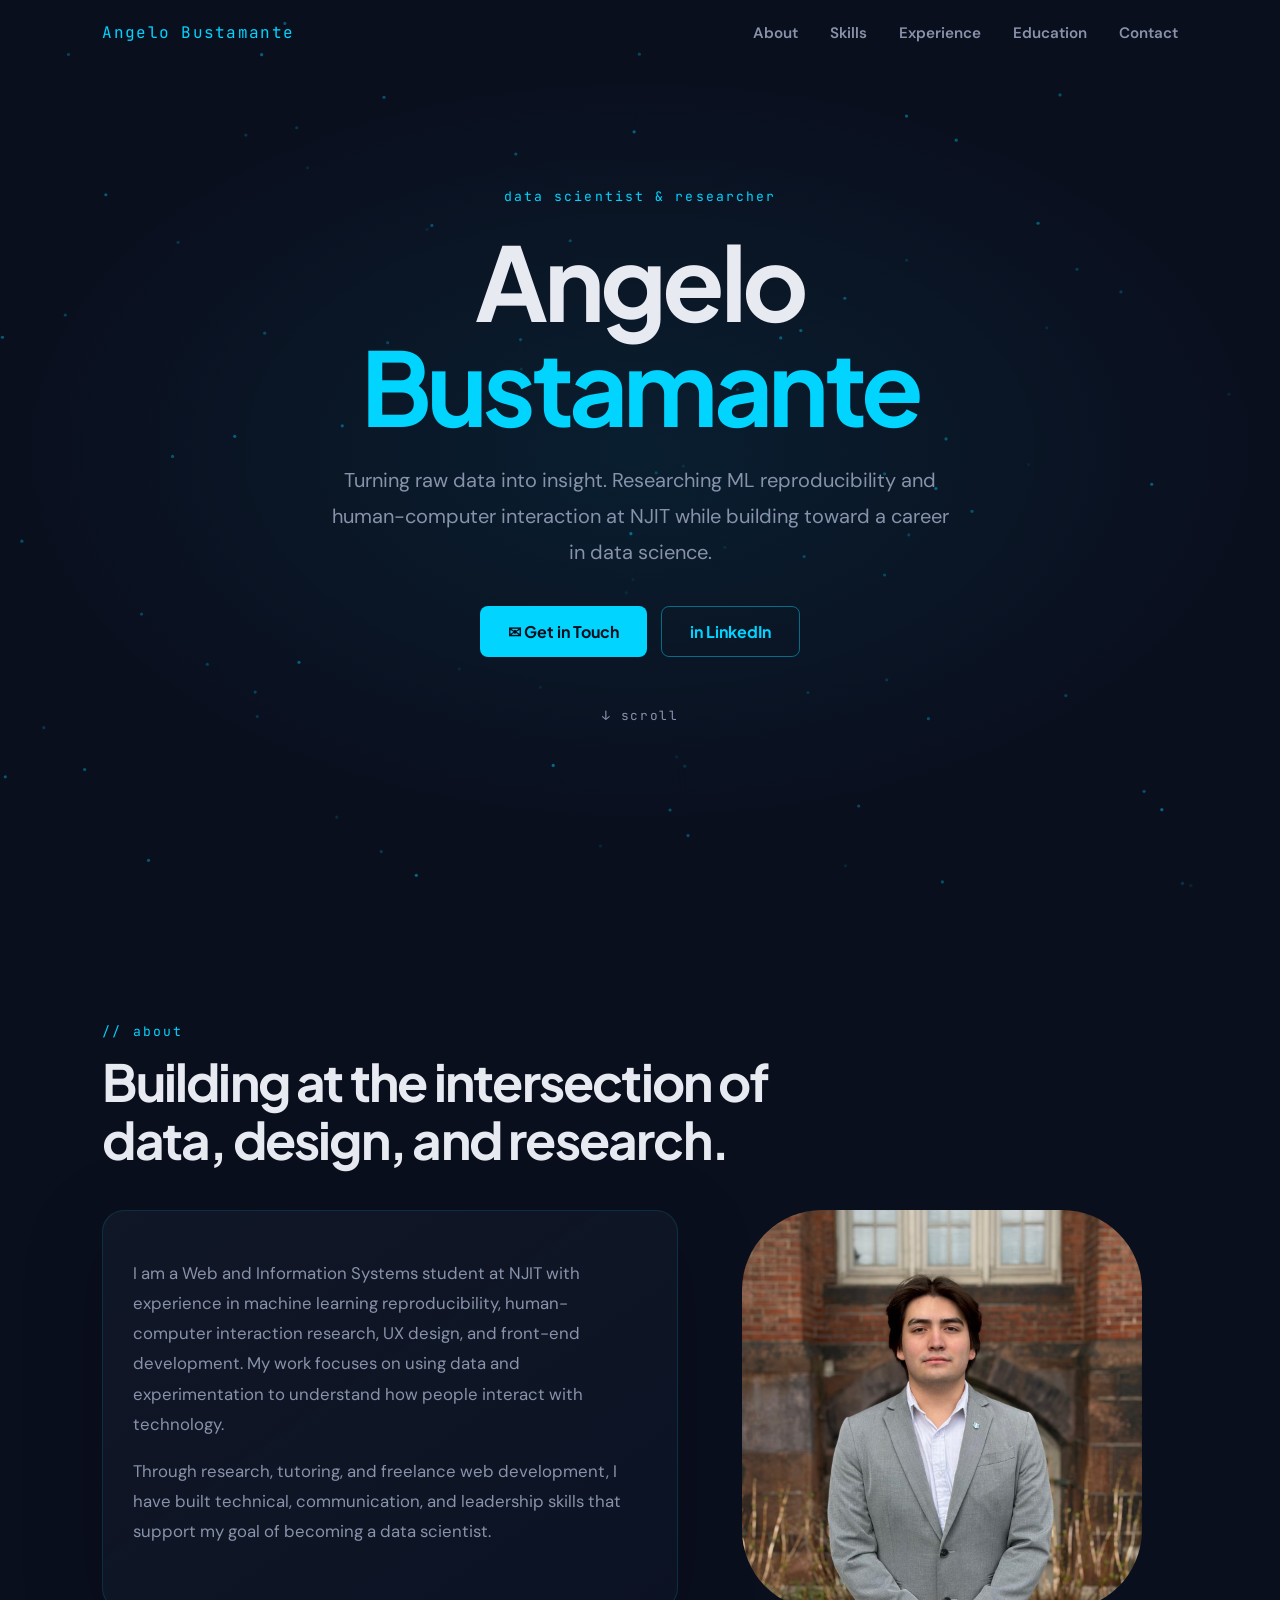
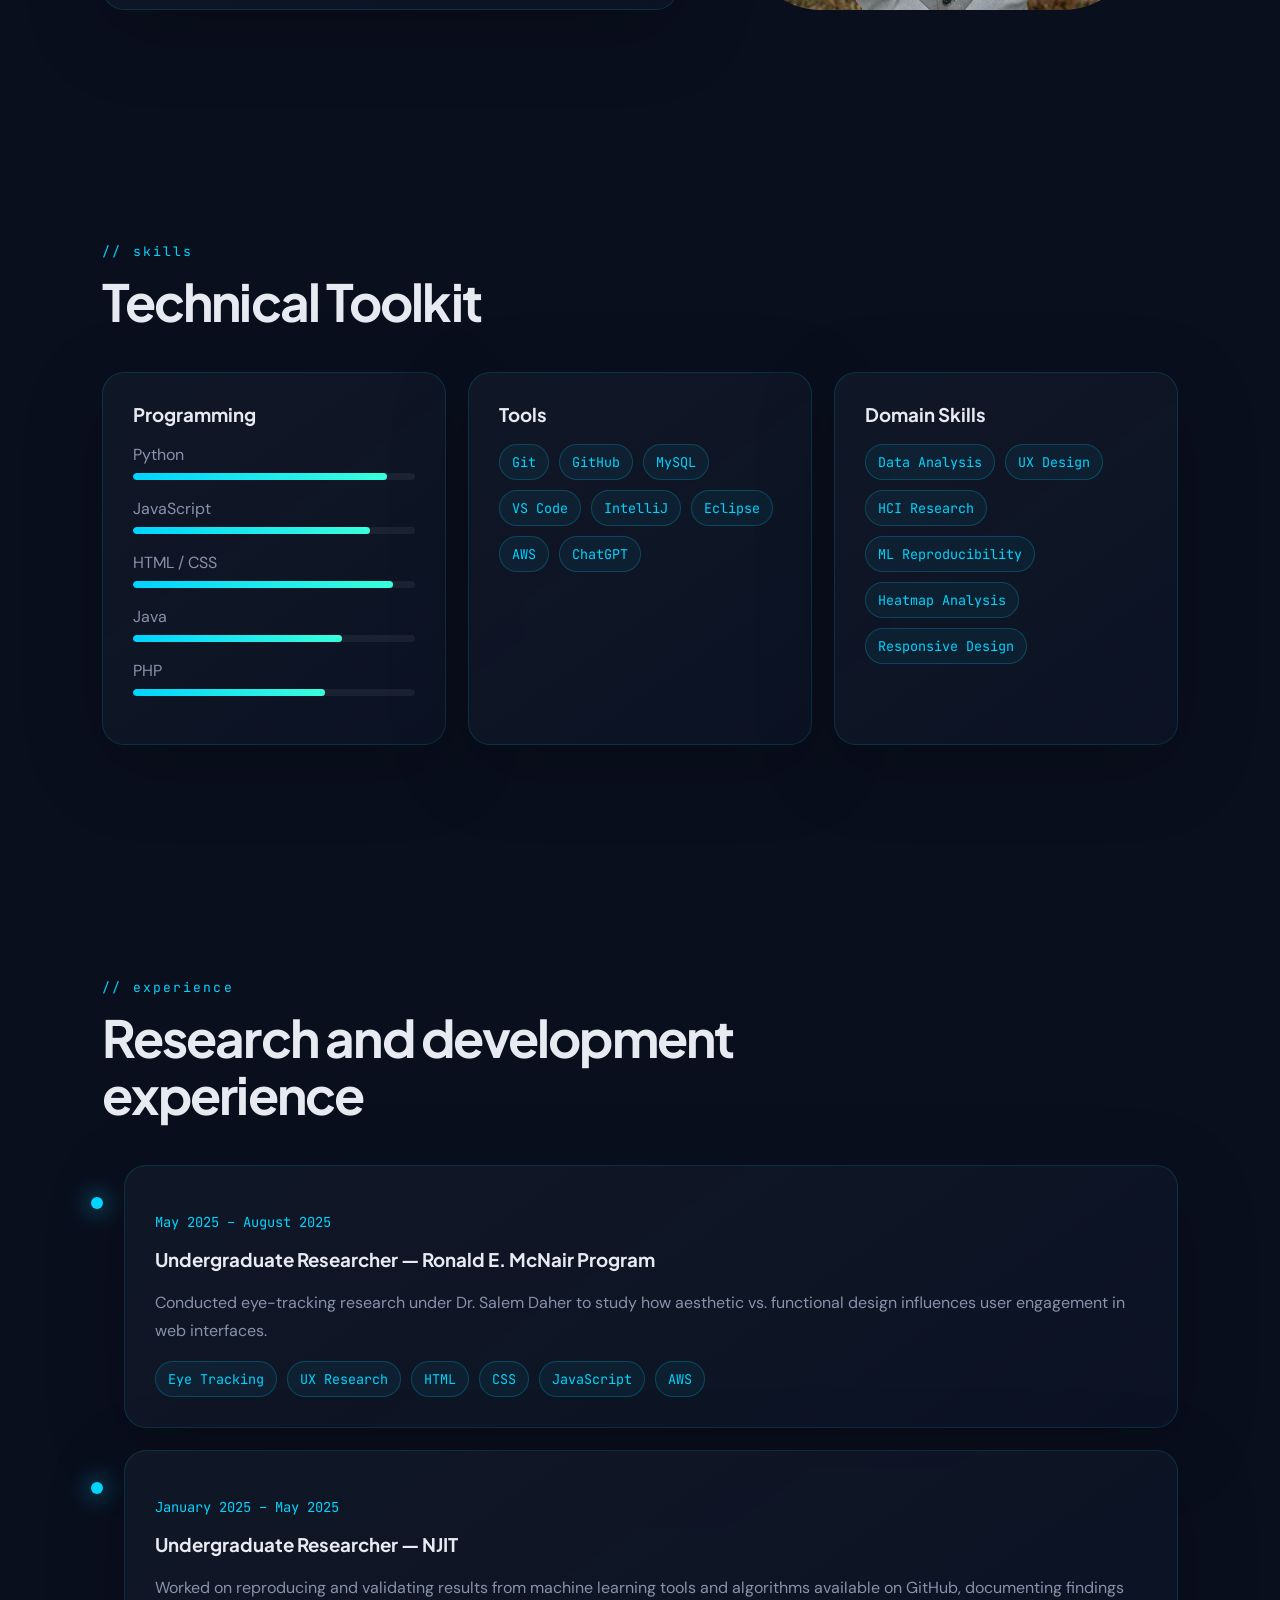
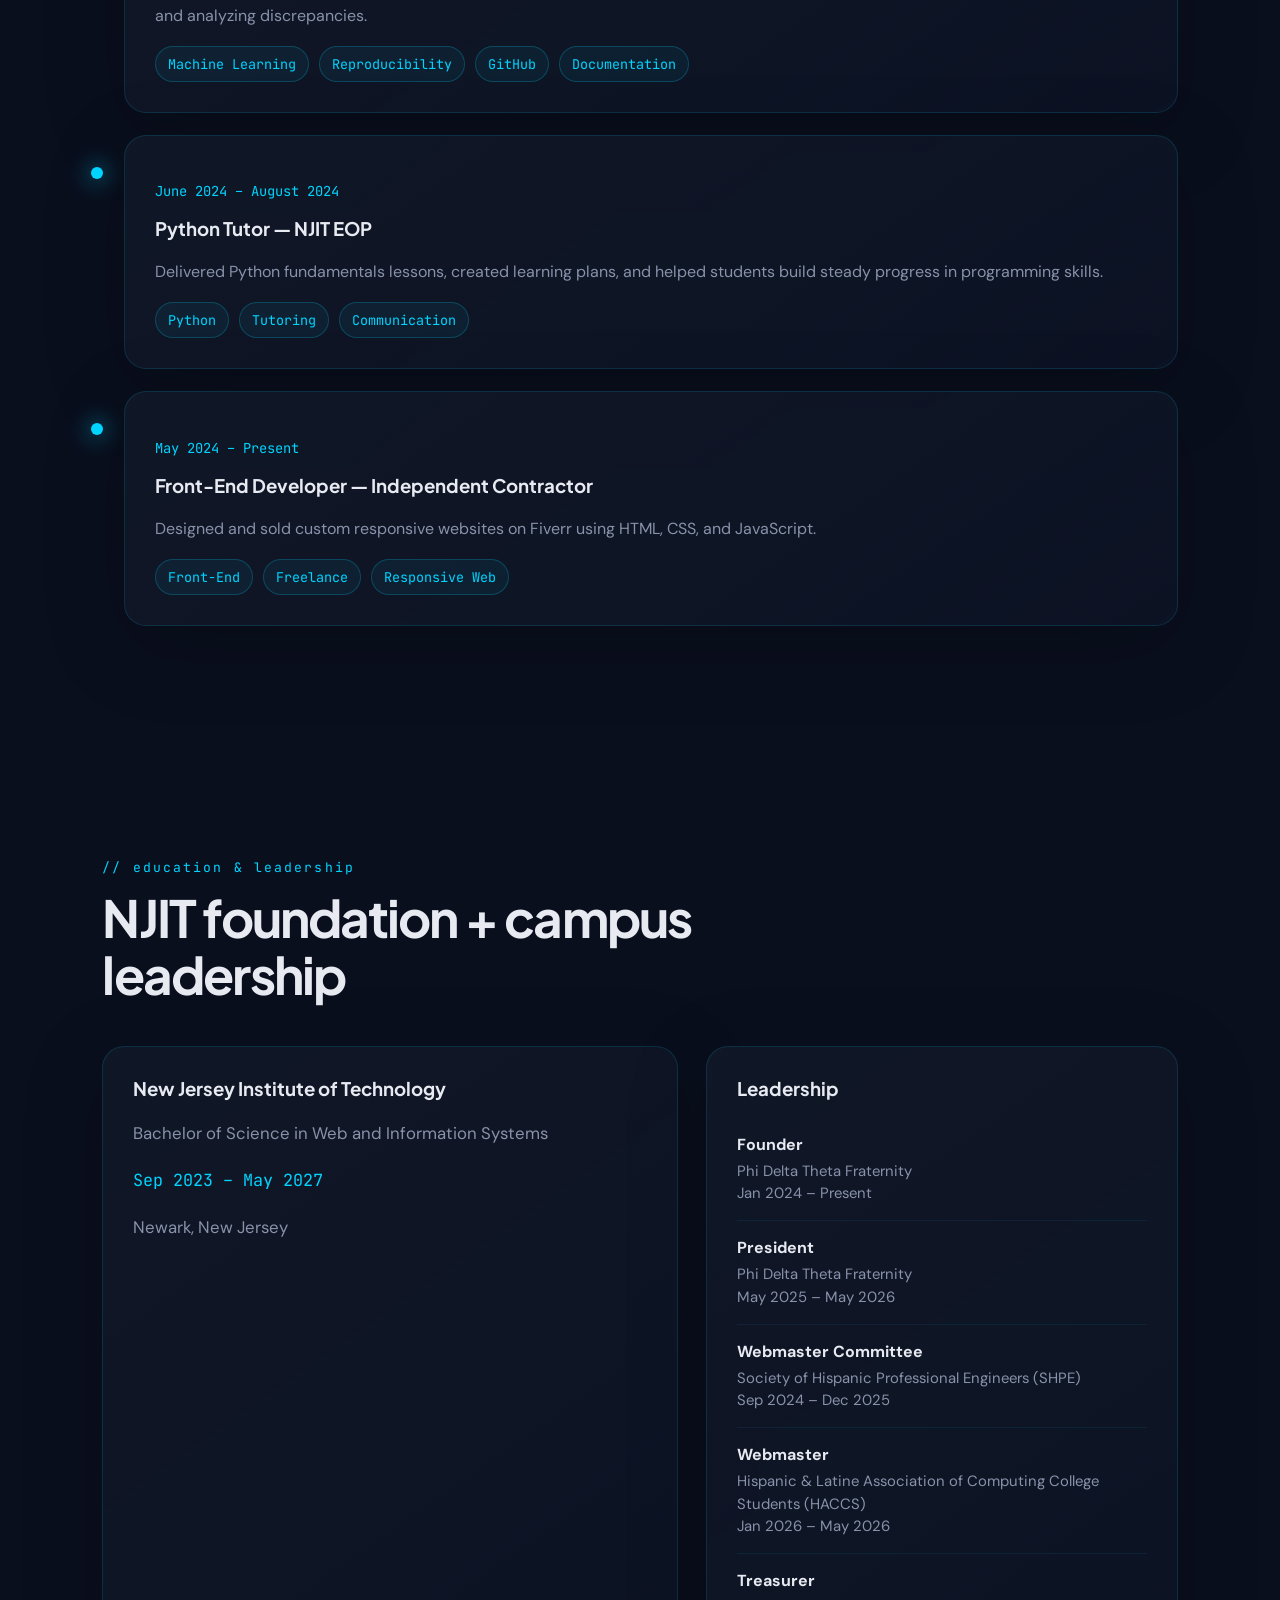
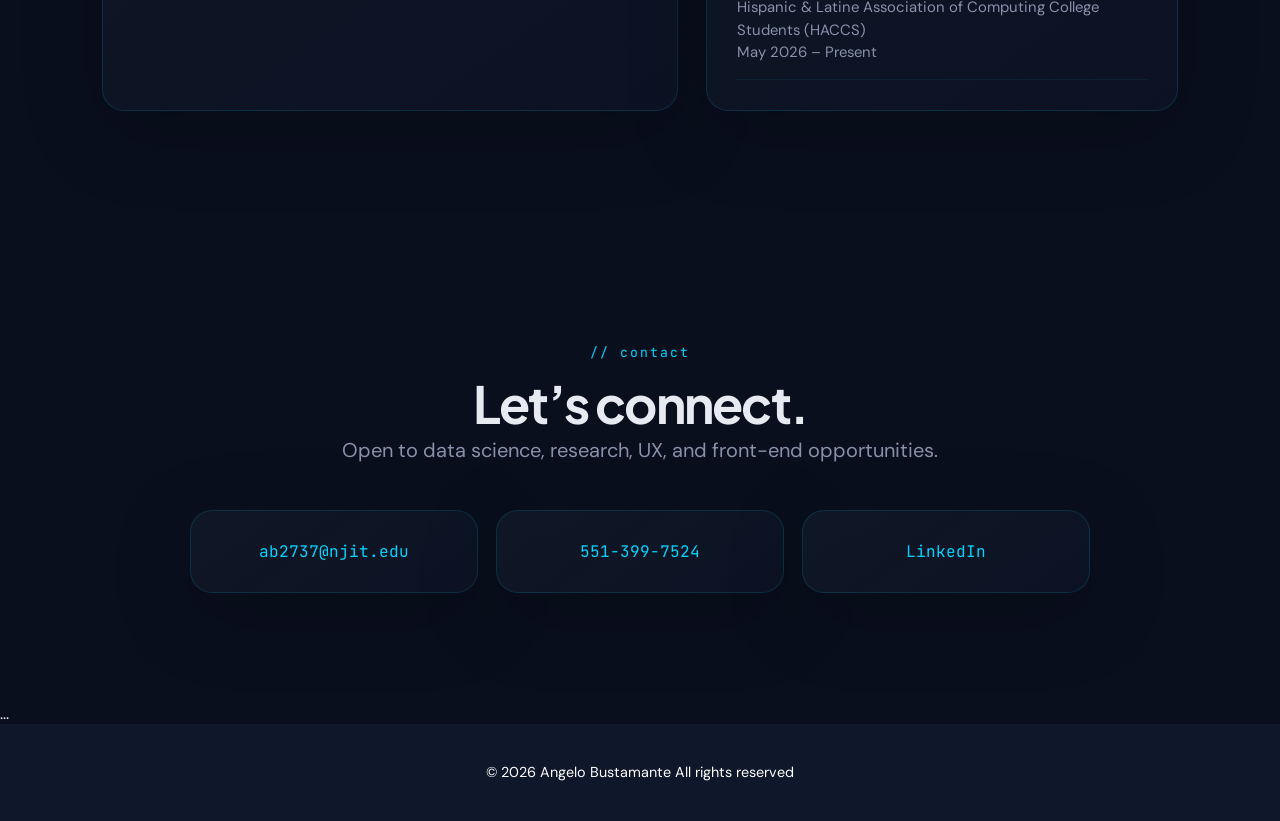
<file: index.html>
<!DOCTYPE html>
<html lang="en">
<head>
  <meta charset="UTF-8" />
  <meta name="viewport" content="width=device-width, initial-scale=1.0" />
  <title>Angelo Bustamante | Data Scientist Portfolio</title>
  <link rel="preconnect" href="https://fonts.googleapis.com">
  <link rel="preconnect" href="https://fonts.gstatic.com" crossorigin>
  <link href="https://fonts.googleapis.com/css2?family=DM+Sans:wght@300;400;500;600;700&family=JetBrains+Mono:wght@400;500;600&family=Plus+Jakarta+Sans:wght@600;700;800&display=swap" rel="stylesheet">
  <link rel="stylesheet" href="styles.css" />
</head>
<body>
  <nav class="navbar" id="navbar">
    <a href="#home" class="logo">Angelo Bustamante</a>
    <button class="menu-toggle" id="menuToggle" aria-label="Open menu">☰</button>
    <div class="nav-links" id="navLinks">
      <a href="#about">About</a>
      <a href="#skills">Skills</a>
      <a href="#experience">Experience</a>
      <a href="#education">Education</a>
      <a href="#contact">Contact</a>
    </div>
  </nav>

  <main>
    <section class="hero" id="home">
      <canvas id="particleCanvas"></canvas>
      <div class="hero-glow"></div>
      <div class="hero-content">
        <p class="eyebrow">Data Scientist & Researcher</p>
        <h1>Angelo <span>Bustamante</span></h1>
        <p class="hero-text">
          Turning raw data into insight. Researching ML reproducibility and human-computer interaction at NJIT while building toward a career in data science.
        </p>
        <div class="hero-actions">
          <a href="mailto:ab2737@njit.edu" class="btn primary">✉ Get in Touch</a>
          <a href="https://linkedin.com/in/angelobustamante" target="_blank" class="btn secondary">in LinkedIn</a>
        </div>
        <a class="scroll-link" href="#about">↓ scroll</a>
      </div>
    </section>

    <section class="section" id="about">
      <div class="section-heading">
        <p class="eyebrow">// About</p>
        <h2>Building at the intersection of data, design, and research.</h2>
      </div>
      <div class="about-grid">
        <div class="glass-card">
          <p>
            I am a Web and Information Systems student at NJIT with experience in machine learning reproducibility, human-computer interaction research, UX design, and front-end development. My work focuses on using data and experimentation to understand how people interact with technology.
          </p>
          <p>
            Through research, tutoring, and freelance web development, I have built technical, communication, and leadership skills that support my goal of becoming a data scientist.
          </p>
        </div>
        <div class="radar-card">
          <img class="headshot" src="images/AngeloBustamanteheadshot.jpeg" alt="Angelo Bustamante">
          </div>
        </div>
      </div>
    </section>

    <section class="section" id="skills">
      <div class="section-heading">
        <p class="eyebrow">// Skills</p>
        <h2>Technical Toolkit</h2>
      </div>
      <div class="skills-grid">
        <article class="glass-card skill-card">
          <h3>Programming</h3>
          <div class="skill"><span>Python</span><div><i style="width:90%"></i></div></div>
          <div class="skill"><span>JavaScript</span><div><i style="width:84%"></i></div></div>
          <div class="skill"><span>HTML / CSS</span><div><i style="width:92%"></i></div></div>
          <div class="skill"><span>Java</span><div><i style="width:74%"></i></div></div>
          <div class="skill"><span>PHP</span><div><i style="width:68%"></i></div></div>
        </article>
        <article class="glass-card skill-card">
          <h3>Tools</h3>
          <div class="tags">
            <span>Git</span><span>GitHub</span><span>MySQL</span><span>VS Code</span><span>IntelliJ</span><span>Eclipse</span><span>AWS</span><span>ChatGPT</span>
          </div>
        </article>
        <article class="glass-card skill-card">
          <h3>Domain Skills</h3>
          <div class="tags">
            <span>Data Analysis</span><span>UX Design</span><span>HCI Research</span><span>ML Reproducibility</span><span>Heatmap Analysis</span><span>Responsive Design</span>
          </div>
        </article>
      </div>
    </section>

    <section class="section" id="experience">
      <div class="section-heading">
        <p class="eyebrow">// experience</p>
        <h2>Research and development experience</h2>
      </div>
      <div class="timeline">
        <article class="timeline-item">
          <p class="date">May 2025 – August 2025</p>
          <h3>Undergraduate Researcher — Ronald E. McNair Program</h3>
          <p>Conducted eye-tracking research under Dr. Salem Daher to study how aesthetic vs. functional design influences user engagement in web interfaces.</p>
          <div class="tags"><span>Eye Tracking</span><span>UX Research</span><span>HTML</span><span>CSS</span><span>JavaScript</span><span>AWS</span></div>
        </article>
        <article class="timeline-item">
          <p class="date">January 2025 – May 2025</p>
          <h3>Undergraduate Researcher — NJIT</h3>
          <p>Worked on reproducing and validating results from machine learning tools and algorithms available on GitHub, documenting findings and analyzing discrepancies.</p>
          <div class="tags"><span>Machine Learning</span><span>Reproducibility</span><span>GitHub</span><span>Documentation</span></div>
        </article>
        <article class="timeline-item">
          <p class="date">June 2024 – August 2024</p>
          <h3>Python Tutor — NJIT EOP</h3>
          <p>Delivered Python fundamentals lessons, created learning plans, and helped students build steady progress in programming skills.</p>
          <div class="tags"><span>Python</span><span>Tutoring</span><span>Communication</span></div>
        </article>
        <article class="timeline-item">
          <p class="date">May 2024 – Present</p>
          <h3>Front-End Developer — Independent Contractor</h3>
          <p>Designed and sold custom responsive websites on Fiverr using HTML, CSS, and JavaScript.</p>
          <div class="tags"><span>Front-End</span><span>Freelance</span><span>Responsive Web</span></div>
        </article>
      </div>
    </section>

    <section class="section" id="education">
      <div class="section-heading">
        <p class="eyebrow">// education & leadership</p>
        <h2>NJIT foundation + campus leadership</h2>
      </div>
      <div class="edu-grid">
        <article class="glass-card">
          <h3>New Jersey Institute of Technology</h3>
          <p class="muted">Bachelor of Science in Web and Information Systems</p>
          <p class="date">Sep 2023 – May 2027</p>
          <p class="muted">Newark, New Jersey</p>
        </article>
        <article class="glass-card leadership-card">
          <h3>Leadership</h3>
          <div class="leader"><b>Founder</b><span>Phi Delta Theta Fraternity  <br>Jan 2024 – Present</span></div>
          <div class="leader"><b>President</b><span>Phi Delta Theta Fraternity <br>May 2025 – May 2026</span></div>
          <div class="leader"><b>Webmaster Committee</b><span>Society of Hispanic Professional Engineers (SHPE)  <br>Sep 2024 – Dec 2025</span></div>
          <div class="leader"><b>Webmaster</b><span>Hispanic & Latine Association of Computing College Students (HACCS) <br>Jan 2026 – May 2026</span></div>
          <div class="leader"><b>Treasurer</b><span>Hispanic & Latine Association of Computing College Students (HACCS)  <br>May 2026 – Present</span></div>
        </article>
      </div>
    </section>

    <section class="section contact" id="contact">
      <div class="section-heading center">
        <p class="eyebrow">// contact</p>
        <h2>Let’s connect.</h2>
        <p class="hero-text">Open to data science, research, UX, and front-end opportunities.</p>
      </div>
      <div class="contact-grid">
        <a class="contact-card" href="mailto:ab2737@njit.edu">ab2737@njit.edu</a>
        <a class="contact-card" href="tel:5513997524">551-399-7524</a>
        <a class="contact-card" href="https://linkedin.com/in/angelobustamante" target="_blank">LinkedIn</a>
      </div>
    </section>
  </main>
  <section id="contact">
  ...
</section>

<footer class="footer">
  <p>© 2026 Angelo Bustamante All rights reserved</p>
</footer>


  <script src="script.js"></script>
</body>
</html>
</file>
<file: styles.css>
:root {
  --bg: #0a0f1e;
  --panel: #111827;
  --panel2: #0d1425;
  --text: #e8eaf2;
  --muted: #8892aa;
  --cyan: #00d4ff;
  --border: rgba(0, 212, 255, 0.14);
  --glow: rgba(0, 212, 255, 0.18);
}
* { box-sizing: border-box; }
html { scroll-behavior: smooth; }
body {
  margin: 0;
  background: var(--bg);
  color: var(--text);
  font-family: "DM Sans", sans-serif;
}
a { color: inherit; text-decoration: none; }
.navbar {
  position: fixed;
  top: 0; left: 0; right: 0;
  z-index: 100;
  display: flex;
  align-items: center;
  justify-content: space-between;
  padding: 22px 8%;
  transition: 0.25s ease;
}
.navbar.scrolled {
  background: rgba(10, 15, 30, 0.9);
  backdrop-filter: blur(14px);
  border-bottom: 1px solid var(--border);
}
.logo {
  color: var(--cyan);
  font-family: "JetBrains Mono", monospace;
  letter-spacing: 0.08em;
}
.nav-links { display: flex; gap: 32px; }
.nav-links a {
  color: var(--muted);
  font-weight: 600;
  font-size: 0.95rem;
  transition: color 0.2s;
}
.nav-links a:hover { color: var(--cyan); }
.menu-toggle {
  display: none;
  background: transparent;
  border: 0;
  color: var(--cyan);
  font-size: 1.6rem;
}
.hero {
  min-height: 100vh;
  display: grid;
  place-items: center;
  position: relative;
  overflow: hidden;
}
#particleCanvas { position: absolute; inset: 0; width: 100%; height: 100%; opacity: 0.75; }
.hero-glow {
  position: absolute; inset: 0;
  background: radial-gradient(ellipse 70% 60% at 50% 50%, rgba(0,212,255,0.08), transparent 70%);
}
.hero-content {
  position: relative;
  z-index: 2;
  text-align: center;
  padding: 0 22px;
  max-width: 880px;
}
.eyebrow {
  font-family: "JetBrains Mono", monospace;
  color: var(--cyan);
  font-size: 0.82rem;
  letter-spacing: 0.16em;
  text-transform: lowercase;
}
h1, h2, h3 { font-family: "Plus Jakarta Sans", sans-serif; margin: 0; }
h1 {
  font-size: clamp(3rem, 8vw, 6.8rem);
  line-height: 1.02;
  letter-spacing: -0.045em;
  margin: 24px 0;
}
h1 span { color: var(--cyan); display: block; }
.hero-text {
  color: var(--muted);
  font-size: clamp(1rem, 2.2vw, 1.25rem);
  line-height: 1.8;
  max-width: 620px;
  margin: 0 auto 36px;
}
.hero-actions { display: flex; justify-content: center; gap: 14px; flex-wrap: wrap; }
.btn {
  display: inline-flex;
  align-items: center;
  justify-content: center;
  gap: 8px;
  padding: 14px 28px;
  border-radius: 8px;
  font-family: "Plus Jakarta Sans", sans-serif;
  font-weight: 700;
  transition: 0.2s ease;
}
.btn.primary { background: var(--cyan); color: var(--bg); }
.btn.primary:hover { transform: translateY(-2px); box-shadow: 0 0 30px var(--glow); }
.btn.secondary { border: 1px solid rgba(0,212,255,0.45); color: var(--cyan); }
.btn.secondary:hover { background: rgba(0,212,255,0.08); border-color: var(--cyan); }
.scroll-link {
  display: inline-block;
  margin-top: 50px;
  font-family: "JetBrains Mono", monospace;
  color: var(--muted);
  letter-spacing: 0.12em;
  font-size: 0.8rem;
}
.section { padding: 110px 8%; position: relative; }
.section-heading { max-width: 760px; margin-bottom: 42px; }
.section-heading.center { text-align: center; margin-inline: auto; }
h2 { font-size: clamp(2rem, 4vw, 3.2rem); line-height: 1.12; letter-spacing: -0.035em; }
.about-grid, .edu-grid { display: grid; grid-template-columns: 1.1fr 0.9fr; gap: 28px; align-items: stretch; }
.skills-grid { display: grid; grid-template-columns: repeat(3, 1fr); gap: 22px; }
.glass-card, .timeline-item, .contact-card {
  background: linear-gradient(145deg, rgba(17,24,39,0.92), rgba(13,20,37,0.8));
  border: 1px solid var(--border);
  border-radius: 22px;
  padding: 30px;
  box-shadow: 0 20px 80px rgba(0,0,0,0.22);
}
.glass-card p { color: var(--muted); line-height: 1.8; font-size: 1.05rem; }
.radar-card { display: grid; place-items: center; min-height: 310px; }
.radar {
  position: relative;
  width: 220px; height: 220px;
  border: 1px solid var(--border);
  border-radius: 50%;
  background: radial-gradient(circle, rgba(0,212,255,0.12), transparent 65%);
  box-shadow: inset 0 0 40px rgba(0,212,255,0.08), 0 0 60px rgba(0,212,255,0.08);
}

.skill-card h3, .glass-card h3, .timeline-item h3 { margin-bottom: 18px; }
.skill { margin: 18px 0; }
.skill span { display: flex; justify-content: space-between; color: var(--muted); margin-bottom: 8px; }
.skill div { height: 7px; background: rgba(255,255,255,0.06); border-radius: 999px; overflow: hidden; }
.skill i { display: block; height: 100%; background: linear-gradient(90deg, var(--cyan), #39ffdb); border-radius: 999px; }
.tags { display: flex; flex-wrap: wrap; gap: 10px; }
.tags span {
  border: 1px solid rgba(0,212,255,0.22);
  color: var(--cyan);
  background: rgba(0,212,255,0.06);
  padding: 8px 12px;
  border-radius: 999px;
  font-size: 0.84rem;
  font-family: "JetBrains Mono", monospace;
}
.timeline { position: relative; display: grid; gap: 22px; }
.timeline-item { position: relative; margin-left: 22px; }
.timeline-item:before {
  content: "";
  position: absolute;
  left: -34px; top: 31px;
  width: 12px; height: 12px;
  background: var(--cyan);
  border-radius: 50%;
  box-shadow: 0 0 22px var(--cyan);
}
.timeline-item p { color: var(--muted); line-height: 1.75; }
.date { color: var(--cyan) !important; font-family: "JetBrains Mono", monospace; font-size: 0.86rem; }
.muted { color: var(--muted); }
.leadership-card { display: grid; gap: 16px; }
.leader { display: grid; gap: 5px; padding-bottom: 16px; border-bottom: 1px solid rgba(0,212,255,0.08); }
.leader span { color: var(--muted); font-size: 0.93rem; line-height: 1.5; }
.contact-grid { display: grid; grid-template-columns: repeat(3, 1fr); gap: 18px; max-width: 900px; margin: 0 auto; }
.contact-card { text-align: center; color: var(--cyan); font-family: "JetBrains Mono", monospace; transition: 0.2s ease; }
.contact-card:hover { transform: translateY(-4px); border-color: var(--cyan); box-shadow: 0 0 40px rgba(0,212,255,0.08); }
@media (max-width: 850px) {
  .navbar { padding: 18px 6%; }
  .menu-toggle { display: block; }
  .nav-links {
    display: none;
    position: absolute;
    top: 64px; left: 0; right: 0;
    flex-direction: column;
    gap: 0;
    background: rgba(10,15,30,0.98);
    border-top: 1px solid var(--border);
  }
  .nav-links.open { display: flex; }
  .nav-links a { padding: 18px 6%; border-bottom: 1px solid rgba(0,212,255,0.08); }
  .about-grid, .skills-grid, .edu-grid, .contact-grid { grid-template-columns: 1fr; }
  .section { padding: 82px 6%; }
}
.headshot {
  width: 400px;
  height: 400px;
  object-fit: cover;
  border-radius: 20%;
}
.footer {
  text-align: center;
  padding: 25px;
  background: #0f172a;
  color: white;
  font-size: 0.9rem;
}
</file>
